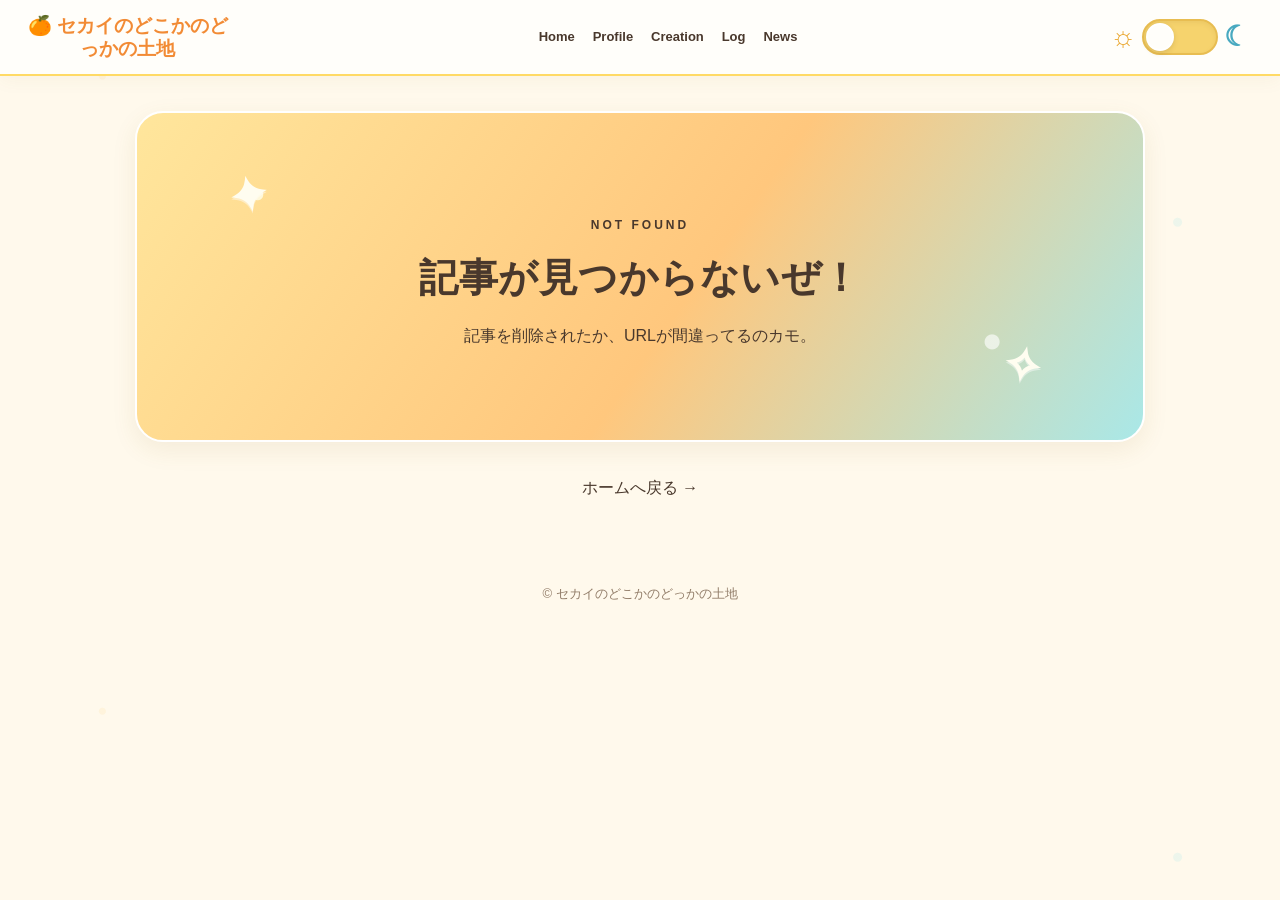
<file: article.html>
<!DOCTYPE html>
<html lang="ja">
<head>
  <meta charset="UTF-8">
  <meta name="viewport" content="width=device-width, initial-scale=1.0">
  <meta name="description" content="投稿記事">
  <title>記事 | わたしのサイト</title>
  <link rel="stylesheet" href="style.css">
</head>
<body>

<header class="header">
  <a class="logo" href="index.html">🍊 わたしのサイト</a>

  <nav>
    <a href="index.html">Home</a>
    <a href="profile.html">Profile</a>
    <a href="creation.html">Creation</a>
    <a href="log.html">Log</a>
    <a href="news.html">News</a>
  </nav>

  <button id="theme-toggle" aria-label="テーマ切替">🌙</button>
</header>

<main>
  <section class="hero">
    <p>LOADING...</p>
    <h1>記事を読み込んでいます</h1>
  </section>
</main>

<footer>© わたしのサイト</footer>

<script src="script.js"></script>
</body>
</html>
</file>
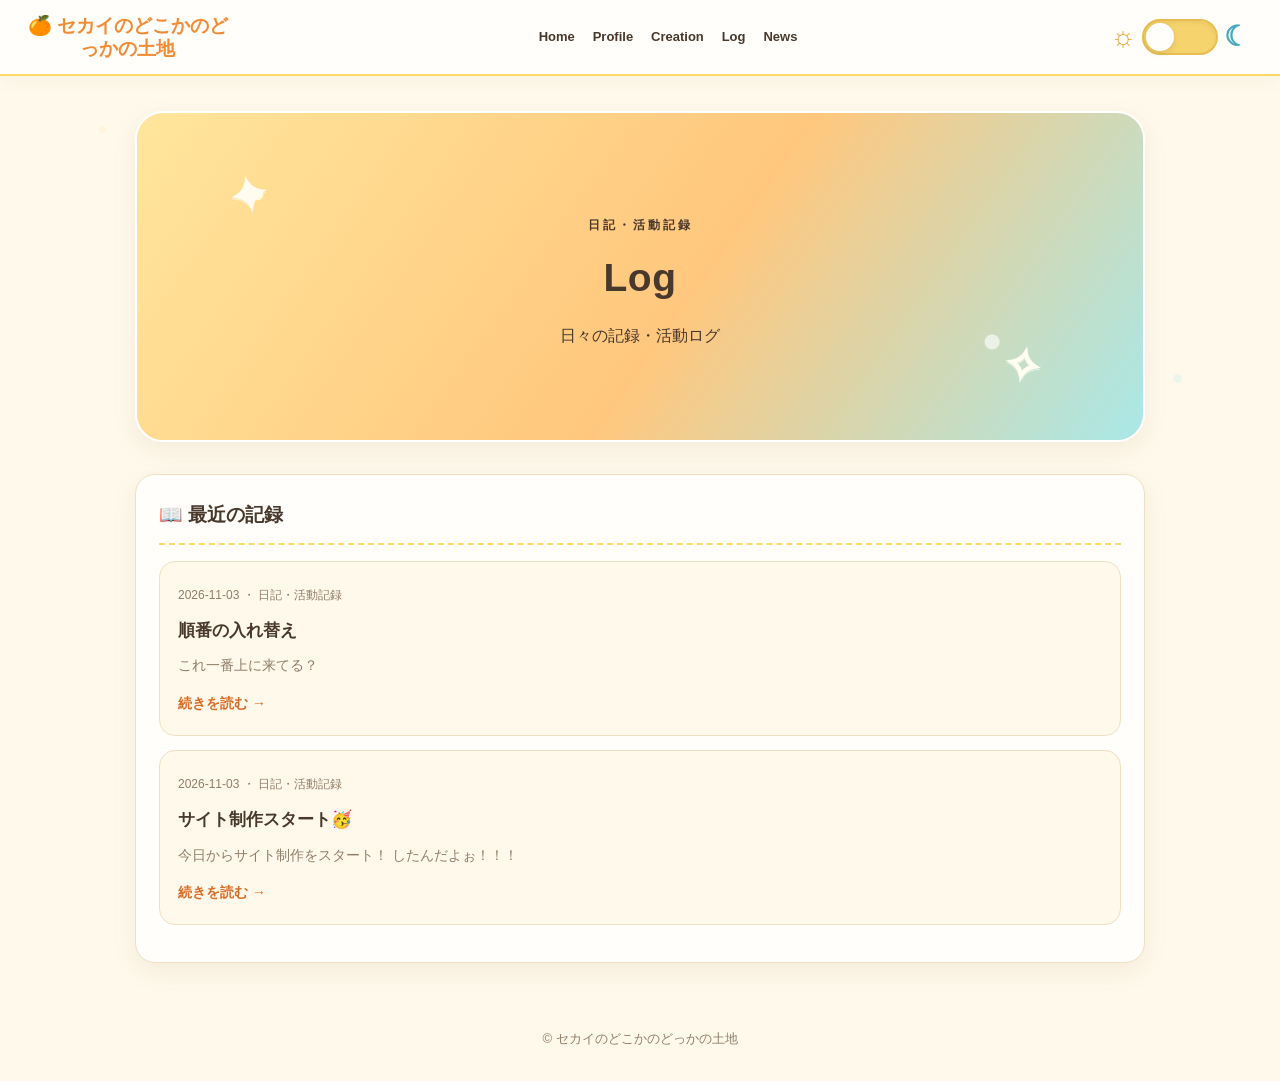
<file: log.html>
<!DOCTYPE html>
<html lang="ja">
<head>
  <meta charset="UTF-8">
  <meta name="viewport" content="width=device-width, initial-scale=1.0">
  <title>Log | わたしのサイト</title>
  <link rel="stylesheet" href="style.css">
</head>
<body>

<header class="header">
  <a class="logo" href="index.html">🍊 わたしのサイト</a>
  <nav>
    <a href="index.html">Home</a>
    <a href="profile.html">Profile</a>
    <a href="creation.html">Creation</a>
    <a href="log.html">Log</a>
    <a href="news.html">News</a>
  </nav>
  <button id="theme-toggle">🌙</button>
</header>

<main>
  <section class="hero">
    <p>MY DIARY</p>
    <h1>Log</h1>
    <p>日々の記録・活動ログ</p>
  </section>

  <section class="panel">
    <h2>📖 最近の記録</h2>
    <p>ここに日記や活動記録を追加していくよ！</p>
  </section>

  <p style="text-align:center; margin-top:30px;">
    <a href="index.html">← ホームへ戻る</a>
  </p>
</main>

<footer>© わたしのサイト</footer>

<script src="script.js"></script>

</body>
</html>
</file>
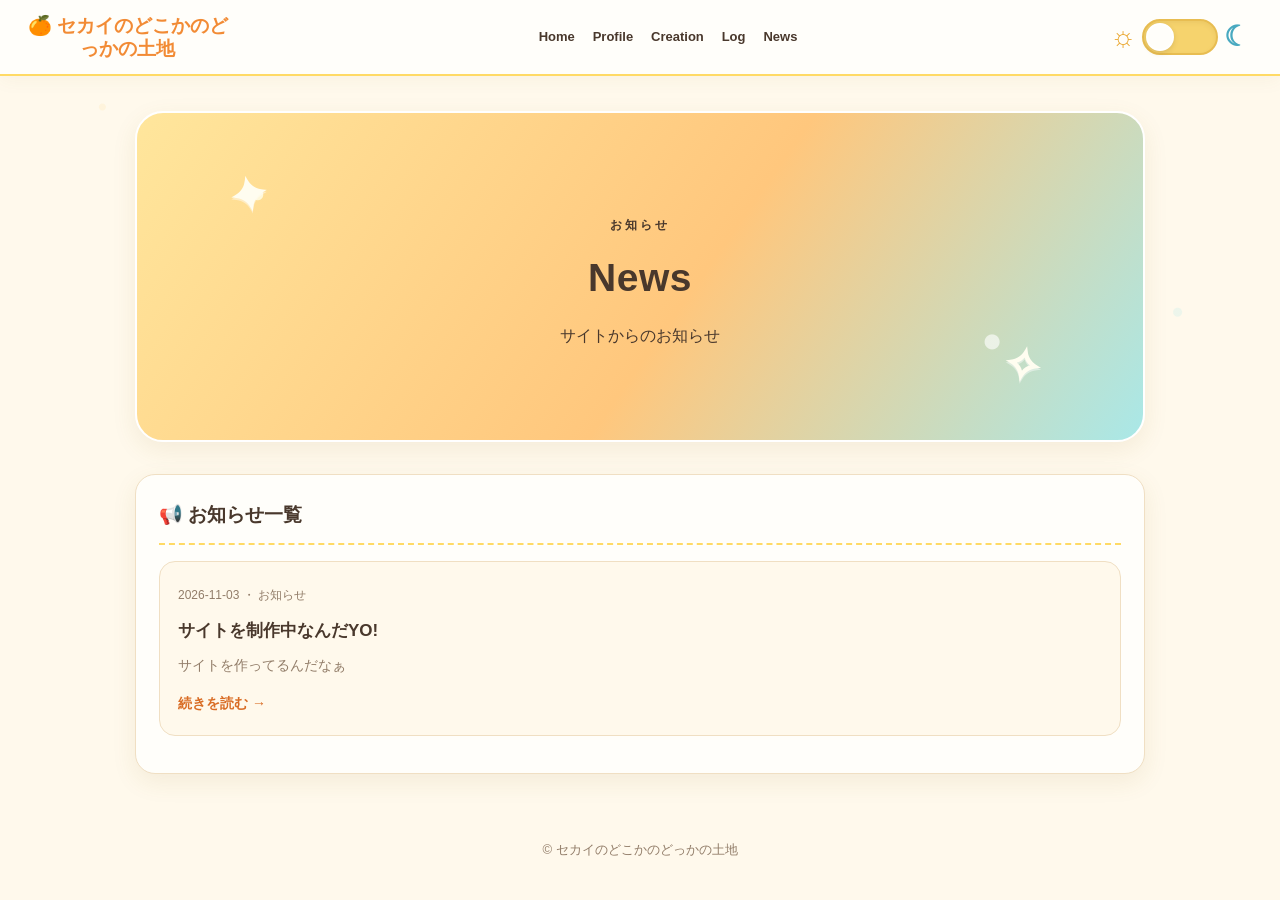
<file: news.html>
<!DOCTYPE html>
<html lang="ja">
<head>
  <meta charset="UTF-8">
  <meta name="viewport" content="width=device-width, initial-scale=1.0">
  <title>News | わたしのサイト</title>
  <link rel="stylesheet" href="style.css">
</head>
<body>

<header class="header">
  <a class="logo" href="index.html">🍊 わたしのサイト</a>
  <nav>
    <a href="index.html">Home</a>
    <a href="profile.html">Profile</a>
    <a href="creation.html">Creation</a>
    <a href="log.html">Log</a>
    <a href="news.html">News</a>
  </nav>
  <button id="theme-toggle">🌙</button>
</header>

<main>
  <section class="hero">
    <p>INFORMATION</p>
    <h1>News</h1>
    <p>サイトからのお知らせ</p>
  </section>

  <section class="panel">
    <h2>📢 お知らせ一覧</h2>
    <article>
      <h3>サイトを作り始めました！</h3>
      <p>これから少しずつ更新していきます。</p>
    </article>
  </section>

  <p style="text-align:center; margin-top:30px;">
    <a href="index.html">← ホームへ戻る</a>
  </p>
</main>

<footer>© わたしのサイト</footer>

<script src="script.js"></script>

</body>
</html>
</file>
<file: style.css>
/* =========================================
   POP × SPARKLE × SIMPLE
   サイト共通デザイン
========================================= */

:root {
  --bg: #fff9ec;
  --surface: #fffefa;
  --surface-2: #fff0ce;
  --yellow: #ffda65;
  --orange: #f28b35;
  --orange-dark: #d96c24;
  --cyan: #9ce4e8;
  --cyan-dark: #48bfc9;
  --text: #49382c;
  --muted: #927d69;
  --line: #f0dfc3;
  --shadow: 0 8px 24px #8d672018;
  --radius: 20px;
}

* {
  box-sizing: border-box;
}

html {
  scroll-behavior: smooth;
}

body {
  margin: 0;
  background:
    radial-gradient(circle at 8% 12%, #ffdf9b33 0 3px, transparent 4px),
    radial-gradient(circle at 92% 35%, #a5e8e833 0 4px, transparent 5px),
    var(--bg);
  color: var(--text);
  font-family: "Arial", "Hiragino Kaku Gothic ProN",
    "Yu Gothic", sans-serif;
  line-height: 1.75;
}

a {
  color: inherit;
  text-decoration: none;
  transition: color .2s, opacity .2s;
}

a:hover {
  color: var(--orange-dark);
}

button {
  font: inherit;
}

/* ヘッダー */

.header {
  position: relative;
  z-index: 5;
  display: flex;
  align-items: center;
  justify-content: space-between;
  gap: 20px;
  padding: 17px 6%;
  background: var(--surface);
  border-bottom: 2px solid var(--yellow);
  box-shadow: 0 4px 18px #8d67200d;
  flex-wrap: wrap;
}

.logo {
  color: var(--orange);
  font-size: 22px;
  font-weight: 900;
  letter-spacing: .5px;
}

nav {
  display: flex;
  align-items: center;
  gap: 22px;
  flex-wrap: wrap;
}

nav a {
  position: relative;
  font-size: 13px;
  font-weight: 800;
  letter-spacing: .8px;
}

nav a:hover {
  color: var(--orange);
}

nav a::after {
  content: "";
  position: absolute;
  left: 0;
  bottom: -5px;
  width: 0;
  height: 2px;
  background: var(--cyan-dark);
  transition: width .2s;
}

nav a:hover::after {
  width: 100%;
}

#theme-toggle {
  width: 42px;
  height: 42px;
  border: 0;
  border-radius: 14px;
  background: var(--cyan);
  color: var(--text);
  font-size: 19px;
  cursor: pointer;
  transition: transform .2s, background .2s;
}

#theme-toggle:hover {
  transform: rotate(-10deg) scale(1.08);
  background: var(--yellow);
}

/* メインエリア */

main {
  width: min(1050px, 100%);
  margin: auto;
  padding: 35px 20px;
}

/* メインビジュアル */

.hero {
  position: relative;
  isolation: isolate;
  overflow: hidden;
  text-align: center;
  padding: 90px 25px;
  margin-bottom: 32px;
  border: 2px solid #fff;
  border-radius: 28px;
  background:
    radial-gradient(circle at 12% 25%, #fff8d9 0 5px, transparent 6px),
    radial-gradient(circle at 85% 70%, #ffffffa0 0 7px, transparent 8px),
    linear-gradient(125deg, #ffe69c, #ffc77d 55%, #a9e8e8);
  box-shadow: var(--shadow);
}

.hero::before,
.hero::after {
  position: absolute;
  z-index: -1;
  color: #fffdf0;
  font-size: 48px;
  font-weight: 900;
  line-height: 1;
  text-shadow: 0 2px 0 #ffffff70;
  pointer-events: none;
}

.hero::before {
  content: "✦";
  top: 18%;
  left: 9%;
  transform: rotate(-12deg);
}

.hero::after {
  content: "✧";
  right: 10%;
  bottom: 15%;
  transform: rotate(12deg);
}

.hero p:first-child {
  font-size: 12px;
  font-weight: 900;
  letter-spacing: 3px;
}

.hero h1 {
  margin: 15px 0;
  font-size: clamp(25px, 4vw, 39px);
  font-weight: 900;
  line-height: 1.4;
  letter-spacing: .5px;
}

.hero p {
  margin-bottom: 0;
}

/* 自己紹介 */

.intro {
  display: flex;
  align-items: center;
  gap: 22px;
  padding: 25px;
  margin-bottom: 30px;
  border: 1px solid var(--line);
  border-radius: var(--radius);
  background: var(--surface);
  box-shadow: var(--shadow);
}

.avatar {
  display: grid;
  place-items: center;
  flex-shrink: 0;
  width: 90px;
  height: 90px;
  border: 3px solid white;
  border-radius: 24px;
  background: var(--cyan);
  font-size: 42px;
  box-shadow: 0 4px 0 #65cbd0;
}

.intro h2 {
  margin: 0 0 5px;
  font-size: 21px;
}

.intro p {
  margin: 5px 0;
  color: var(--muted);
}

.intro a {
  color: var(--orange-dark);
  font-size: 14px;
  font-weight: 800;
}

/* メインメニュー */

.menu {
  display: grid;
  grid-template-columns: repeat(4, 1fr);
  gap: 15px;
  margin-bottom: 35px;
}

.menu a {
  position: relative;
  overflow: hidden;
  padding: 24px 10px;
  border: 2px solid #fff;
  border-radius: 19px;
  background: var(--yellow);
  text-align: center;
  font-size: 30px;
  font-weight: 900;
  box-shadow: 0 5px 0 #e8bd51;
  transition: transform .2s, box-shadow .2s;
}

.menu a:nth-child(even) {
  background: var(--cyan);
  box-shadow: 0 5px 0 #75cbd0;
}

.menu a:hover {
  transform: translateY(-5px);
  color: var(--text);
  box-shadow: 0 9px 0 #e8bd51;
}

.menu a:nth-child(even):hover {
  box-shadow: 0 9px 0 #75cbd0;
}

.menu span {
  display: block;
  font-size: 14px;
  font-weight: 900;
  letter-spacing: 1px;
}

/* 2カラム */

.columns {
  display: grid;
  grid-template-columns: 1fr 1fr;
  gap: 20px;
}

.panel {
  min-width: 0;
  padding: 23px;
  border: 1px solid var(--line);
  border-radius: var(--radius);
  background: var(--surface);
  box-shadow: var(--shadow);
}

.panel h2 {
  margin-top: 0;
  padding-bottom: 12px;
  border-bottom: 2px dashed var(--yellow);
  font-size: 19px;
  font-weight: 900;
}

/* 投稿カード */

.post-card {
  padding: 18px;
  margin: 14px 0;
  border: 1px solid var(--line);
  border-radius: 16px;
  background: var(--bg);
  transition: transform .2s, box-shadow .2s;
}

.post-card:hover {
  transform: translateY(-3px);
  box-shadow: var(--shadow);
}

.post-card small {
  color: var(--muted);
  font-size: 12px;
}

.post-card h3 {
  margin: 8px 0;
  font-size: 17px;
}

.post-card h3 a:hover,
.post-card > a:hover {
  color: var(--orange-dark);
}

.post-card p {
  margin: 5px 0;
  color: var(--muted);
  font-size: 14px;
}

.post-card > a {
  display: inline-block;
  margin-top: 8px;
  color: var(--orange-dark);
  font-size: 14px;
  font-weight: 800;
}

/* 記事ページ */

.article-content {
  overflow-wrap: anywhere;
  padding: clamp(20px, 5vw, 45px);
  line-height: 2;
}

.article-content p {
  white-space: normal;
}

.article-content p:first-child {
  margin-top: 0;
}

/* フッター */

footer {
  padding: 30px 15px;
  color: var(--muted);
  text-align: center;
  font-size: 13px;
}

/* ダークモード */

body.dark {
  --bg: #282c30;
  --surface: #353a3e;
  --surface-2: #46423a;
  --yellow: #a58b4d;
  --orange: #ffb66c;
  --orange-dark: #ffd09a;
  --cyan: #477d82;
  --cyan-dark: #83dce0;
  --text: #fff3df;
  --muted: #c8bcae;
  --line: #55524b;
  --shadow: 0 8px 24px #00000025;
}

body.dark .hero {
  background: linear-gradient(125deg, #67563e, #72513d 55%, #365f64);
  border-color: #55524b;
}

body.dark .hero::before,
body.dark .hero::after {
  color: #fff1c8;
}

body.dark .avatar {
  border-color: #55524b;
}

body.dark .menu a {
  border-color: #55524b;
}

body.dark .post-card {
  background: #303539;
  border-color: #55524b;
}

/* スマホ対応 */

@media (max-width: 650px) {
  .header {
    justify-content: center;
    padding: 16px 12px;
  }

  .logo {
    width: 100%;
    text-align: center;
  }

  nav {
    justify-content: center;
    gap: 14px;
  }

  nav a {
    font-size: 12px;
  }

  main {
    padding: 22px 14px;
  }

  .hero {
    padding: 65px 17px;
    border-radius: 22px;
  }

  .hero::before {
    left: 5%;
    font-size: 35px;
  }

  .hero::after {
    right: 5%;
    font-size: 35px;
  }

  .intro {
    padding: 18px;
    gap: 14px;
  }

  .avatar {
    width: 68px;
    height: 68px;
    border-radius: 19px;
    font-size: 32px;
  }

  .menu {
    grid-template-columns: repeat(2, 1fr);
    gap: 12px;
  }

  .menu a {
    padding: 20px 8px;
  }

  .columns {
    grid-template-columns: 1fr;
  }

  .panel {
    padding: 18px;
  }

  .post-card {
    padding: 15px;
  }

  .post-card h3 {
    font-size: 16px;
  }
}

/* ヘッダー画像 */
.hero {
  isolation: isolate;
}

.hero-image {
  position: absolute;
  inset: 0;
  z-index: -1;
  width: 100%;
  height: 100%;
  opacity: .38;
  pointer-events: none;
}

.hero::before,
.hero::after {
  z-index: 0;
}

.hero-text {
  position: relative;
  z-index: 1;
}

/* JSON移行後のプロフィール画像・作品画像 */
.avatar-image {
  width: 100%;
  height: 100%;
  object-fit: cover;
  border-radius: inherit;
}
.creation-thumb {
  display: block;
  width: 100%;
  max-height: 220px;
  object-fit: cover;
  border-radius: 12px;
  margin: 10px 0;
}
.creation-image-wrap {
  margin: 0 0 20px;
  text-align: center;
}
.creation-image {
  max-width: 100%;
  height: auto;
  border-radius: 14px;
}

/* =========================================
   太陽・スイッチ・月のテーマ切り替えボタン
   ========================================= */

#theme-toggle {
  display: inline-flex;
  align-items: center;
  justify-content: center;
  gap: 8px;
  flex: 0 0 auto;
  width: auto;
  min-width: 142px;
  height: 48px;
  padding: 0 9px;
  border: 0;
  border-radius: 999px;
  background: transparent;
  color: var(--text);
  cursor: pointer;
  -webkit-tap-highlight-color: transparent;
  transition: transform .2s ease, filter .2s ease;
}

#theme-toggle:hover {
  transform: translateY(-2px);
  filter: brightness(1.04);
  background: transparent;
}

#theme-toggle:active {
  transform: scale(.97);
}

#theme-toggle:focus-visible {
  outline: 3px solid var(--cyan-dark);
  outline-offset: 3px;
}

.theme-toggle__sun,
.theme-toggle__moon {
  display: grid;
  place-items: center;
  width: 25px;
  height: 30px;
  flex: 0 0 25px;
  font-family: "Arial", sans-serif;
  font-size: 29px;
  font-weight: 700;
  line-height: 1;
  transition: color .25s ease, transform .25s ease;
}

.theme-toggle__sun {
  color: #e9a52b;
}

.theme-toggle__moon {
  color: #48a9c0;
}

.theme-toggle__track {
  position: relative;
  display: block;
  width: 76px;
  height: 42px;
  flex: 0 0 76px;
  border: 2px solid #e8bd51;
  border-radius: 999px;
  background: #f6d36d;
  box-shadow: inset 0 2px 4px #8d672018;
  transition: background .3s ease, border-color .3s ease;
}

.theme-toggle__thumb {
  position: absolute;
  top: 2px;
  left: 2px;
  display: block;
  width: 34px;
  height: 34px;
  border: 2px solid #fff;
  border-radius: 50%;
  background: #fffefa;
  box-shadow: 0 2px 5px #72552a30;
  transition: transform .3s cubic-bezier(.2,.8,.2,1), background .3s ease;
}

body.dark .theme-toggle__track {
  border-color: #477d91;
  background: #477d91;
}

body.dark .theme-toggle__thumb {
  transform: translateX(34px);
  background: #fffefa;
}

body.dark .theme-toggle__sun {
  color: #bd9550;
  transform: scale(.9);
}

body.dark .theme-toggle__moon {
  color: #8cdeea;
  transform: scale(1.08);
}

@media (max-width: 650px) {
  #theme-toggle {
    min-width: 142px;
    height: 46px;
    margin-inline: auto;
  }
}

/* 狭い画面でもテーマ切り替えを一段目に固定 */
@media (max-width: 900px) {
  .header {
    display: grid;
    grid-template-columns: minmax(0, 1fr) auto;
    align-items: center;
    gap: 10px 12px;
  }

  .logo {
    width: auto;
    min-width: 0;
    text-align: center;
  }

  nav {
    grid-column: 1 / -1;
    justify-content: center;
  }

  #theme-toggle {
    grid-column: 2;
    grid-row: 1;
    margin: 0;
  }
}

/* メニューを囲いなしの横並びに変更 */

/* =========================================
   ヘッダー・メニューのレイアウト調整
   ========================================= */

/* ヘッダー：常に横一列 */
.header {
  display: flex;
  flex-wrap: nowrap;
  justify-content: space-between;
  align-items: center;
  gap: clamp(4px, 1vw, 14px);
  padding: 14px clamp(8px, 2vw, 6%);
  min-width: 0;
}

/* サイト名：狭くなったら縮小・中央付近で改行 */
.header .logo {
  display: block;
  flex: 0 1 auto;
  width: auto;
  min-width: 0;
  max-width: clamp(100px, 16vw, 220px);
  font-size: clamp(9px, 1.5vw, 22px);
  line-height: 1.2;
  letter-spacing: 0;
  text-align: center;
  white-space: normal;
  overflow-wrap: anywhere;
}

/* ヘッダーナビ */
.header nav {
  display: flex;
  flex: 0 1 auto;
  flex-wrap: nowrap;
  justify-content: center;
  align-items: center;
  gap: clamp(5px, 1.4vw, 22px);
  min-width: 0;
}

.header nav a {
  flex: 0 0 auto;
  white-space: nowrap;
  font-size: clamp(9px, 1.05vw, 13px);
  letter-spacing: 0;
}

/* テーマ切り替えボタン */
.header #theme-toggle {
  display: inline-flex;
  flex: 0 0 auto;
  align-items: center;
  justify-content: center;
  gap: clamp(2px, .5vw, 8px);
  width: auto;
  min-width: clamp(88px, 11vw, 142px);
  height: 44px;
  margin: 0;
  padding: 0 5px;
}

.header .theme-toggle__sun,
.header .theme-toggle__moon {
  width: clamp(15px, 2vw, 25px);
  height: 28px;
  flex-basis: clamp(15px, 2vw, 25px);
  font-size: clamp(17px, 2.2vw, 29px);
}

.header .theme-toggle__track {
  width: clamp(46px, 6vw, 76px);
  height: 36px;
  flex-basis: clamp(46px, 6vw, 76px);
}

.header .theme-toggle__thumb {
  top: 2px;
  left: 2px;
  width: 28px;
  height: 28px;
}

/* ナイトモード時のつまみ */
body.dark .header .theme-toggle__thumb {
  left: auto;
  right: 2px;
  transform: none;
}

/* =========================================
   プロフィール下の4リンクメニュー
   すべての画面幅でひとつの外枠にする
   ========================================= */

.menu {
  display: flex;
  flex-wrap: nowrap;
  align-items: stretch;
  justify-content: space-between;
  gap: 0;
  padding: 5px;
  margin-bottom: 35px;

  border: 2px solid var(--line);
  border-radius: 19px;
  background: var(--surface);
  box-shadow: var(--shadow);
}

.menu a,
.menu a:nth-child(even) {
  display: flex;
  flex: 1 1 0;
  flex-direction: column;
  align-items: center;
  justify-content: center;

  min-width: 0;
  padding: 12px 2px;

  border: 0;
  border-radius: 12px;
  background: transparent;
  box-shadow: none;

  text-align: center;
  font-size: clamp(17px, 2.5vw, 27px);
  white-space: nowrap;
  transition: background .2s, color .2s;
}

/* リンクの間の区切り線 */
.menu a + a {
  border-left: 1px solid var(--line);
  border-radius: 0;
}

/* メニュー内の文字 */
.menu span {
  display: block;
  font-size: clamp(9px, 1.2vw, 13px);
  letter-spacing: .2px;
  white-space: nowrap;
}

/* ホバー */
.menu a:hover,
.menu a:nth-child(even):hover {
  transform: none;
  color: var(--orange-dark);
  background: var(--surface-2);
  box-shadow: none;
}

/* =========================================
   スマホ・小さな画面
   ========================================= */

@media (max-width: 650px) {
  .header {
    flex-wrap: nowrap;
    justify-content: space-between;
    gap: 4px;
    padding: 12px 7px;
  }

  .header .logo {
    max-width: 100px;
    flex: 0 1 auto;
    font-size: clamp(8px, 2.8vw, 13px);
  }

  .header nav {
    flex: 0 1 auto;
    justify-content: center;
    gap: clamp(3px, 1.2vw, 7px);
  }

  .header nav a {
    font-size: clamp(8px, 2.5vw, 11px);
  }

  .header #theme-toggle {
    min-width: clamp(76px, 27vw, 100px);
    height: 38px;
    gap: 2px;
    padding: 0 2px;
  }

  .header .theme-toggle__sun,
  .header .theme-toggle__moon {
    width: 15px;
    flex-basis: 15px;
    font-size: 18px;
  }

  .header .theme-toggle__track {
    width: clamp(38px, 12vw, 48px);
    height: 30px;
    flex-basis: clamp(38px, 12vw, 48px);
  }

  .header .theme-toggle__thumb {
    width: 22px;
    height: 22px;
  }

  /* メニューはスマホでも4つ横一列 */
  .menu {
    flex-wrap: nowrap;
    gap: 0;
    padding: 4px;
  }

  .menu a,
  .menu a:nth-child(even) {
    flex: 1 1 0;
    min-width: 0;
    padding: 10px 0;
    font-size: clamp(15px, 5vw, 21px);
  }

  .menu span {
    font-size: clamp(8px, 2.7vw, 11px);
  }
}

/* =========================================
   作品タグ・タグ絞り込み
========================================= */

/* タグの並び */
.creation-tags {
  display: flex;
  flex-wrap: wrap;
  gap: 7px;
  margin: 10px 0;
}

/* タグ本体 */
.creation-tag {
  display: inline-block;
  padding: 4px 12px;
  border: 1px solid var(--cyan-dark);
  border-radius: 999px;
  background: var(--cyan);
  color: #31565a;
  font-size: 12px;
  font-weight: 800;
  line-height: 1.6;
}

body.dark .creation-tag {
  background: #477d82;
  border-color: #83dce0;
  color: #fff3df;
}

/* 絞り込みボタンのエリア */
.creation-filters {
  display: flex;
  flex-wrap: wrap;
  gap: 9px;
  margin: 18px 0 22px;
  padding-bottom: 17px;
  border-bottom: 1px dashed var(--line);
}

/* 絞り込みボタン */
.creation-filter {
  padding: 7px 16px;
  border: 1px solid var(--line);
  border-radius: 999px;
  background: var(--surface-2);
  color: var(--text);
  font-size: 13px;
  font-weight: 800;
  cursor: pointer;
  transition: background .2s, color .2s, transform .2s;
}

.creation-filter:hover {
  transform: translateY(-2px);
  border-color: var(--orange);
}

.creation-filter.active {
  border-color: var(--orange);
  background: var(--orange);
  color: white;
}

body.dark .creation-filter {
  background: #46423a;
  border-color: var(--line);
  color: var(--text);
}

body.dark .creation-filter.active {
  background: var(--orange);
  border-color: var(--orange);
  color: #282c30;
}

/* 絞り込みで非表示になった作品 */
#creation-list .post-card[hidden] {
  display: none;
}

#creation-no-results {
  padding: 20px 0;
  color: var(--muted);
  text-align: center;
}

/* =========================================
   プロフィール・SNSリンク
========================================= */

.profile-links {
  display: flex;
  flex-wrap: wrap;
  gap: 10px;
}

.profile-link {
  display: inline-block;
  padding: 9px 17px;
  border: 1px solid var(--cyan-dark);
  border-radius: 999px;
  background: var(--surface-2);
  color: var(--text);
  font-size: 14px;
  font-weight: 800;
  transition: transform .2s, background .2s;
}

.profile-link:hover {
  transform: translateY(-2px);
  background: var(--cyan);
  color: var(--text);
}

body.dark .profile-link {
  border-color: var(--cyan-dark);
  background: #3c5558;
  color: var(--text);
}

body.dark .profile-link:hover {
  background: var(--cyan);
  color: #282c30;
}

/* プロフィールアイコンを左上に固定 */
.intro {
  align-items: start;
}

.intro .avatar {
  align-self: start;
}
</file>
